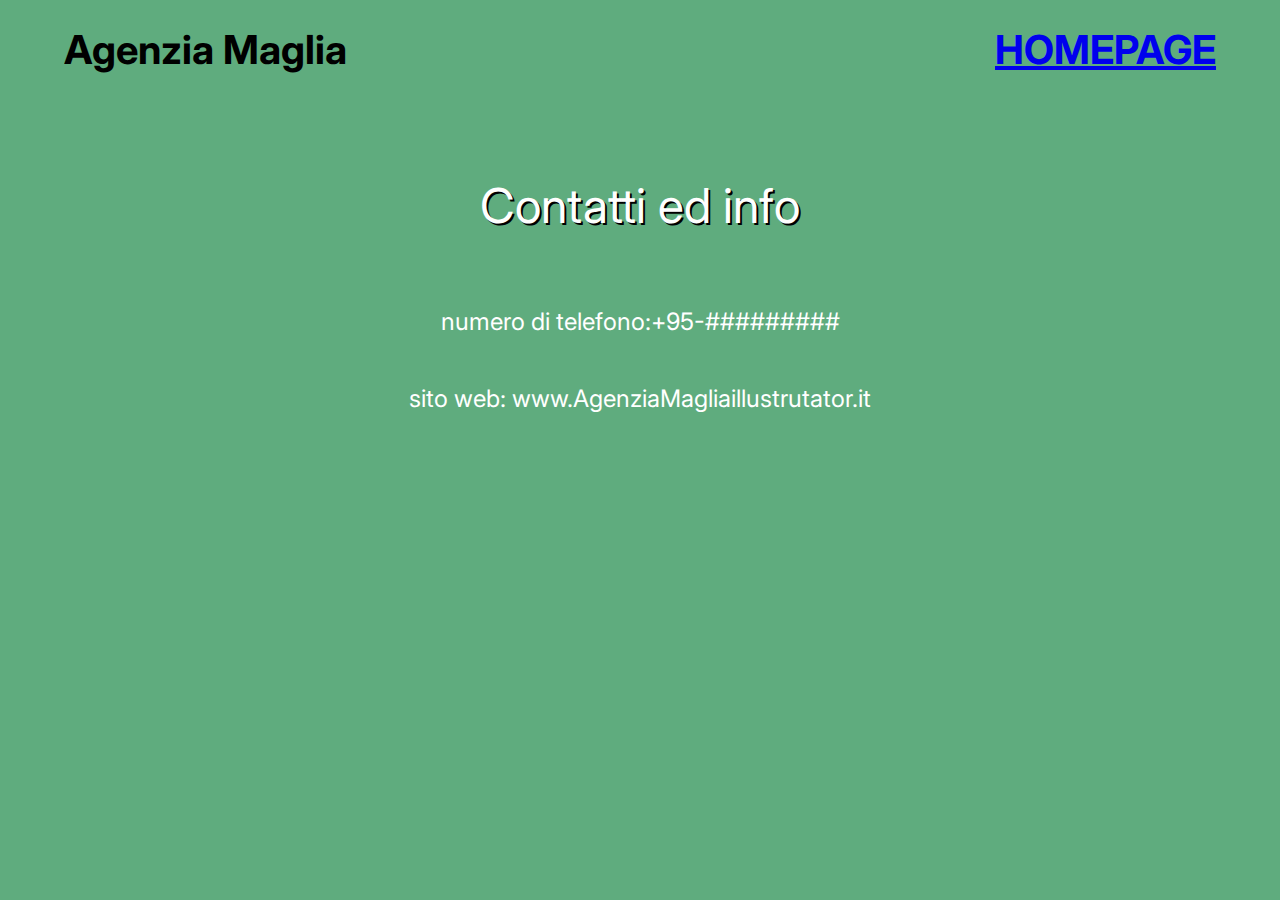
<file: contatti.html>
<!DOCTYPE html>
<html lang="en">
<head>
    <meta charset="UTF-8">
    <meta http-equiv="X-UA-Compatible" content="IE=edge">
    <meta name="viewport" content="width=device-width, initial-scale=1.0">
    <link rel="stylesheet" href="contatti.css">
    <link rel="preconnect" href="https://fonts.googleapis.com">
 <link rel="preconnect" href="https://fonts.gstatic.com" crossorigin>
 <link href="https://fonts.googleapis.com/css2?family=Inter&display=swap" rel="stylesheet">
    <title>Document</title>
</head>
<body>
    <header> <div class="testata">
        <h1>Agenzia Maglia</h1>
        <h1 class="home"> <a href="index.html">HOMEPAGE</a></h1>
    </div> </header>
    <main><p class="intestazione">Contatti ed info</p> 
        <p>numero di telefono:+95-#########
    </p>
    <p>sito web:
        www.AgenziaMagliaillustrutator.it
    </p></main>
    <footer>
        
    </footer>
</body>
</html>
</file>
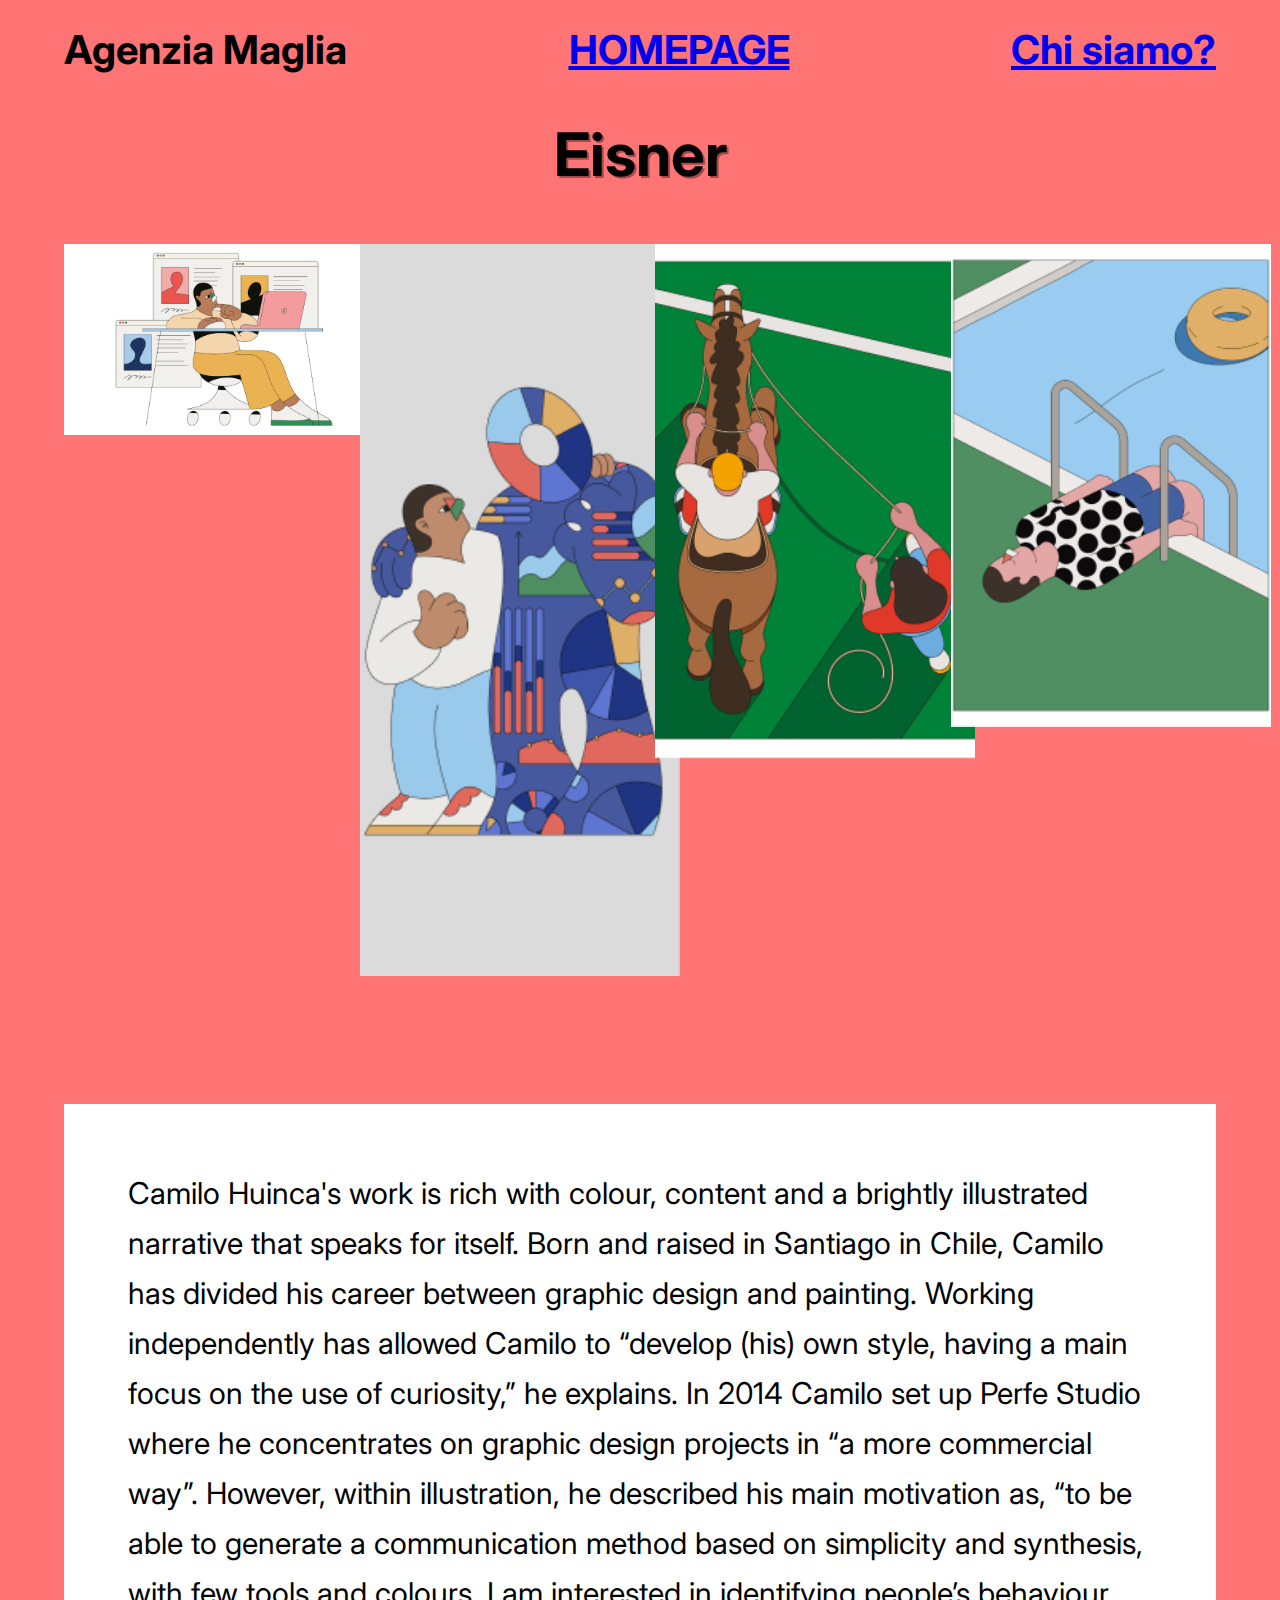
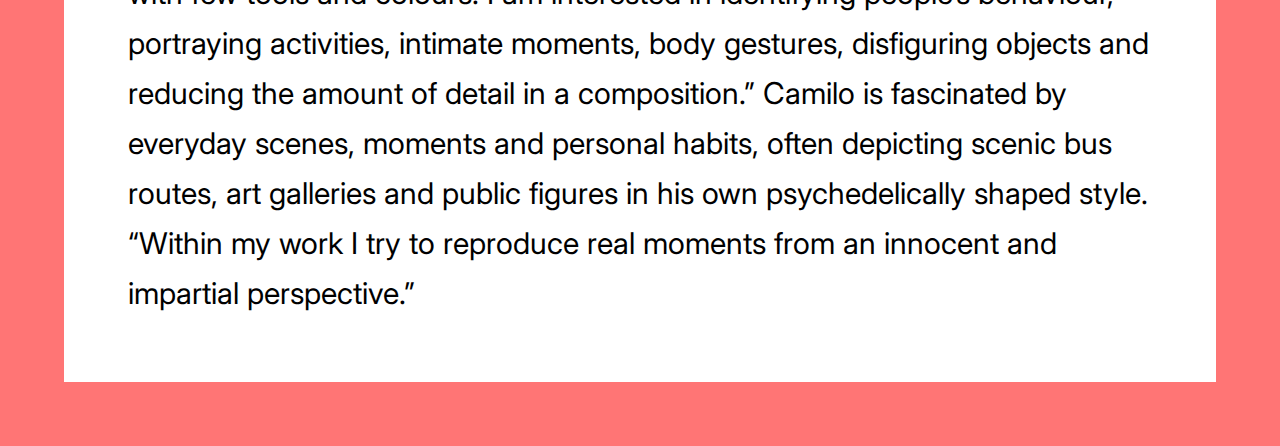
<file: Eisner.html>
<!DOCTYPE html>
<html lang="en">
<head>
    <meta charset="UTF-8">
    <meta http-equiv="X-UA-Compatible" content="IE=edge">
    <meta name="viewport" content="width=device-width, initial-scale=1.0">
    <link rel="stylesheet" href="illustratori.css">
    <link rel="preconnect" href="https://fonts.googleapis.com">
 <link rel="preconnect" href="https://fonts.gstatic.com" crossorigin>
 <link href="https://fonts.googleapis.com/css2?family=Inter&display=swap" rel="stylesheet">
    <title>Document</title>
</head>
<body>
    <header>
        <div class="testata">
        <h1>Agenzia Maglia</h1>
        <h1 class="home"> <a href="index.html" >HOMEPAGE</a></h1>
        <h1 class="contatti"> <a href="contatti.html">Chi siamo?</a> </h1>
    </div>
    </header>
       <a class="nome"> Eisner</a>
    <main><div class="immagini">
    <img src="immaginieisner/AP_Camilo_Huinca_LALL_2_2x.jpg">
    <img src="immaginieisner/AP_Camilo_Huinca_The-Atlantic-03_2x.png">
    <img src="immaginieisner/AP_Camilo_Huinca_THE-NEW-YORKER_2x-scaled.png">
    <img src="immaginieisner/AP_Camilo_Huinca_Tired-Swimmer_2x-scaled.png">
</div>
    <p class="boxtesto">Camilo Huinca's work is rich with colour, content and a brightly illustrated narrative that speaks for itself. Born and raised in Santiago in Chile, Camilo has divided his career between graphic design and painting. Working independently has allowed Camilo to “develop (his) own style, having a main focus on the use of curiosity,” he explains. In 2014 Camilo set up Perfe Studio where he concentrates on graphic design projects in “a more commercial way”. However, within illustration, he described his main motivation as, “to be able to generate a communication method based on simplicity and synthesis, with few tools and colours. I am interested in identifying people’s behaviour, portraying activities, intimate moments, body gestures, disfiguring objects and reducing the amount of detail in a composition.” Camilo is fascinated by everyday scenes, moments and personal habits, often depicting scenic bus routes, art galleries and public figures in his own psychedelically shaped style. “Within my work I try to reproduce real moments from an innocent and impartial perspective.” </p>
</main>
</body>
</html>
</file>
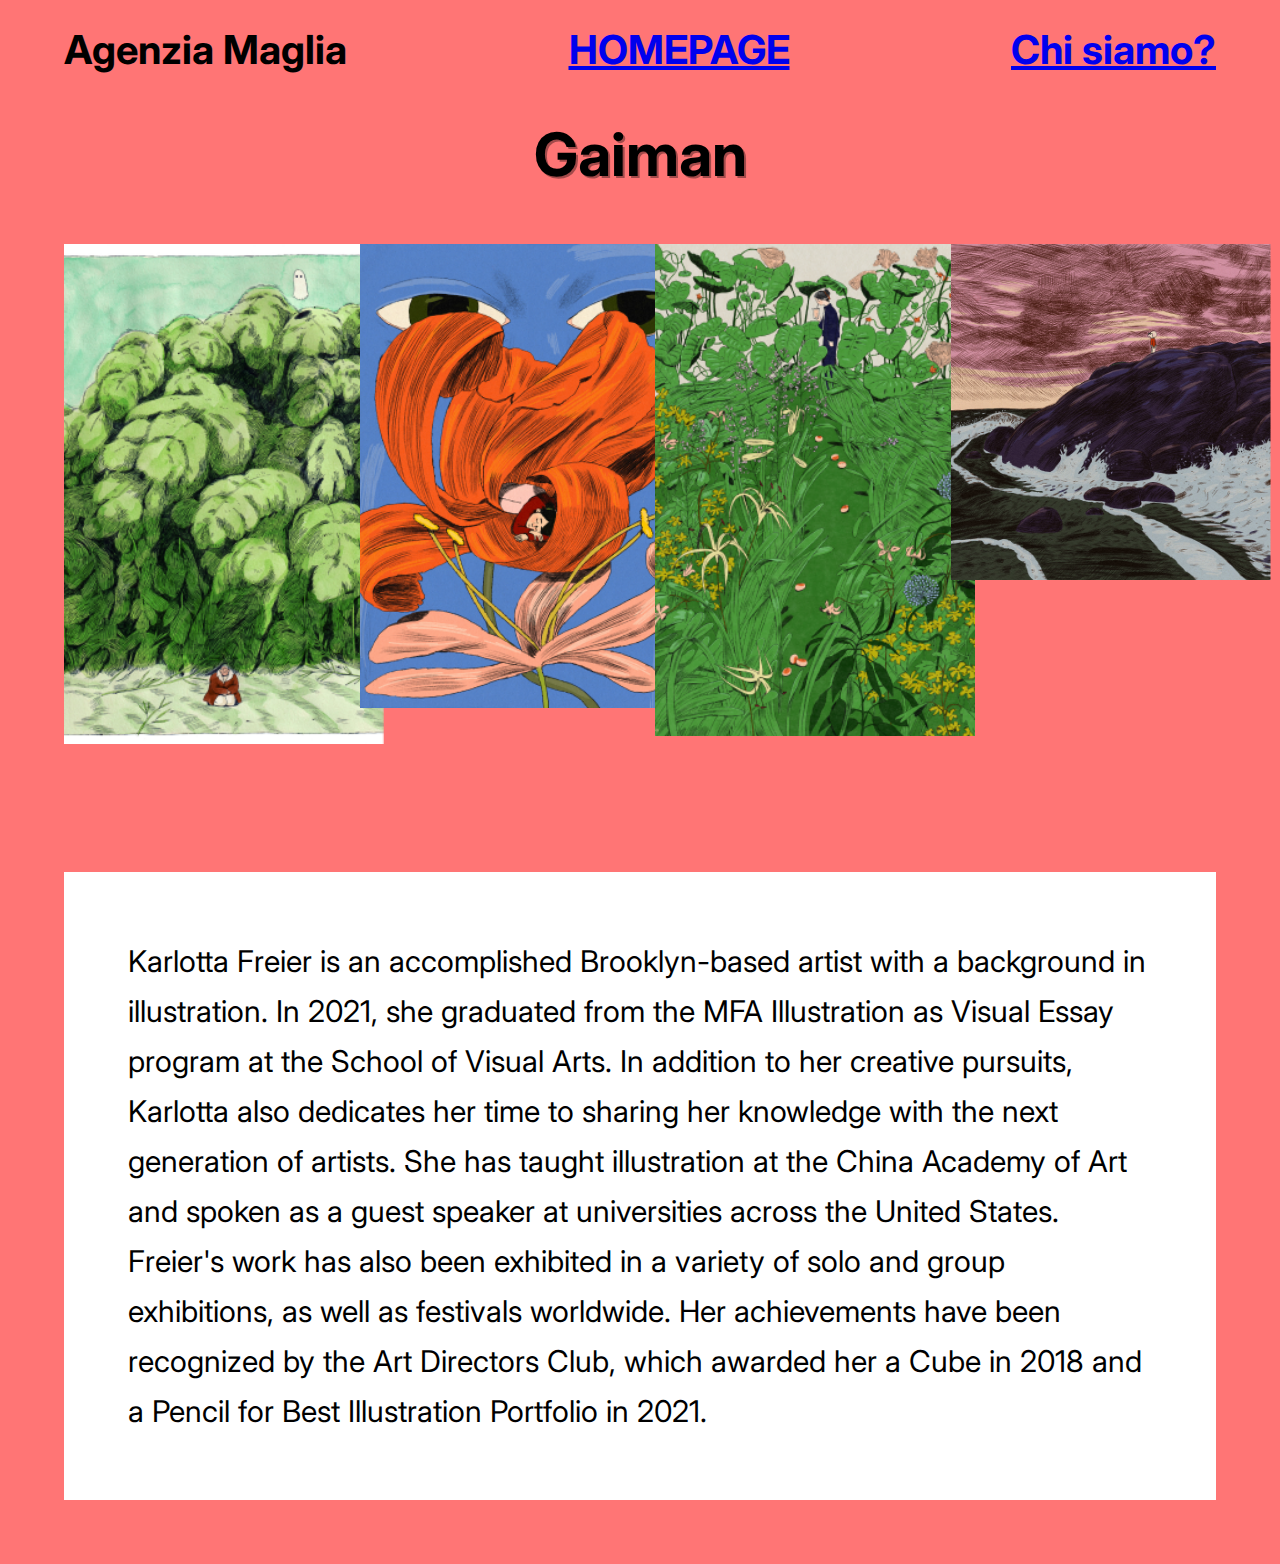
<file: Gaiman.html>
<!DOCTYPE html>
<html lang="en">
<head>
    <meta charset="UTF-8">
    <meta http-equiv="X-UA-Compatible" content="IE=edge">
    <meta name="viewport" content="width=device-width, initial-scale=1.0">
    <link rel="stylesheet" href="illustratori.css">
    <link rel="preconnect" href="https://fonts.googleapis.com">
 <link rel="preconnect" href="https://fonts.gstatic.com" crossorigin>
 <link href="https://fonts.googleapis.com/css2?family=Inter&display=swap" rel="stylesheet">
    <title>Document</title>
</head>
<body>
    <header>
        <div class="testata">
        <h1>Agenzia Maglia</h1>
        <h1 class="nome"><a href="index.html">HOMEPAGE</a> </h1>
        <h1 class="contatti"> <a href="contatti.html">Chi siamo?</a></h1>
    </div> </header>
        <a class="nome"> Gaiman</a>
    <main>
        <div class="immagini">
    <img src="immaginigaiman/AP_Karlotta_Freier_brand-eins_2x-scaled.png">
    <img src="immaginigaiman/AP_Karlotta_Freier_brigitte2_2x.png">
    <img src="immaginigaiman/AP_Karlotta_Freier_debutea2_2x-scaled.png">
    <img src="immaginigaiman/AP_Karlotta_Freier_dogtown_2x.png">
</div>
    <p class="boxtesto"> Karlotta Freier is an accomplished Brooklyn-based artist with a background in illustration. In 2021, she graduated from the MFA Illustration as Visual Essay program at the School of Visual Arts. In addition to her creative pursuits, Karlotta also dedicates her time to sharing her knowledge with the next generation of artists. She has taught illustration at the China Academy of Art and spoken as a guest speaker at universities across the United States. Freier's work has also been exhibited in a variety of solo and group exhibitions, as well as festivals worldwide. Her achievements have been recognized by the Art Directors Club, which awarded her a Cube in 2018 and a Pencil for Best Illustration Portfolio in 2021.</p>
</main>
</body>
</html>
</file>
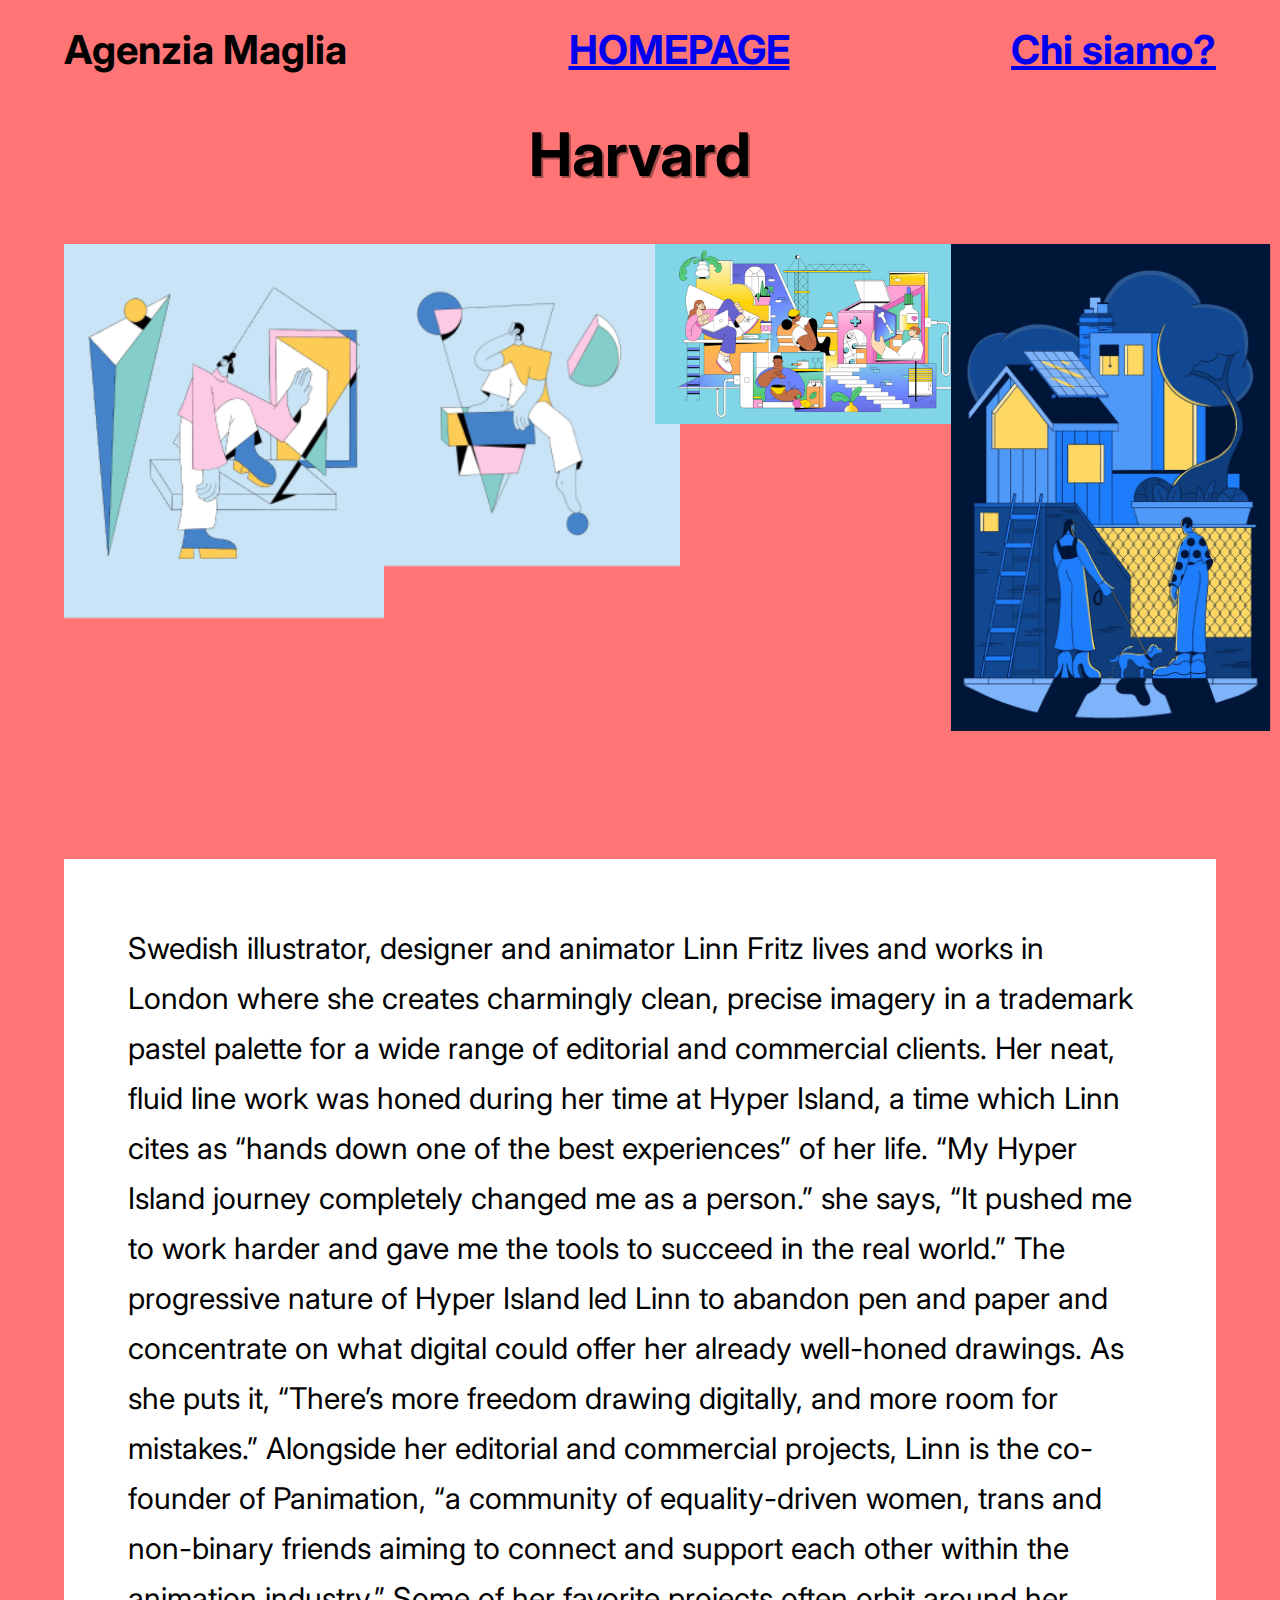
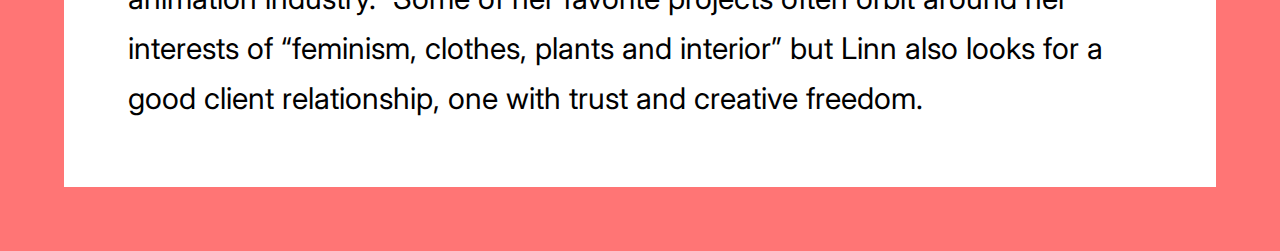
<file: Harvard.html>
<!DOCTYPE html>
<html lang="en">
<head>
    <meta charset="UTF-8">
    <meta http-equiv="X-UA-Compatible" content="IE=edge">
    <meta name="viewport" content="width=device-width, initial-scale=1.0">
    <link rel="stylesheet" href="illustratori.css">
    <link rel="preconnect" href="https://fonts.googleapis.com">
 <link rel="preconnect" href="https://fonts.gstatic.com" crossorigin>
 <link href="https://fonts.googleapis.com/css2?family=Inter&display=swap" rel="stylesheet">
    <title>Document</title>
</head>
<body>
    <header> <div class="testata">
        <h1>Agenzia Maglia</h1>
        <h1 class="home"><a href="index.html">HOMEPAGE</a> </h1>
        <h1 class="contatti"> <a href="contatti.html">Chi siamo?</a></h1>
    </div> </header>
        <a class="nome"> Harvard</a> <main>
        <div class="immagini">
    <img src="immaginiharvard/AP_Linn_Fritz_Blue01_2x.png">
    <img src="immaginiharvard/AP_Linn_Fritz_Blue03_2x.png">
    <img src="immaginiharvard/AP_Linn_Fritz_MadeToFlourish_2x.png">
    <img src="immaginiharvard/AP_Linn_Fritz_Feeling-Blue_2x.png">
</div>
    <p class="boxtesto">Swedish illustrator, designer and animator Linn Fritz lives and works in London where she creates charmingly clean, precise imagery in a trademark pastel palette for a wide range of editorial and commercial clients. Her neat, fluid line work was honed during her time at Hyper Island, a time which Linn cites as “hands down one of the best experiences” of her life. “My Hyper Island journey completely changed me as a person.” she says, “It pushed me to work harder and gave me the tools to succeed in the real world.” The progressive nature of Hyper Island led Linn to abandon pen and paper and concentrate on what digital could offer her already well-honed drawings. As she puts it, “There’s more freedom drawing digitally, and more room for mistakes.” Alongside her editorial and commercial projects, Linn is the co-founder of Panimation, “a community of equality-driven women, trans and non-binary friends aiming to connect and support each other within the animation industry.” Some of her favorite projects often orbit around her interests of “feminism, clothes, plants and interior” but Linn also looks for a good client relationship, one with trust and creative freedom.</p>
</main>
</body>
</html>
</file>
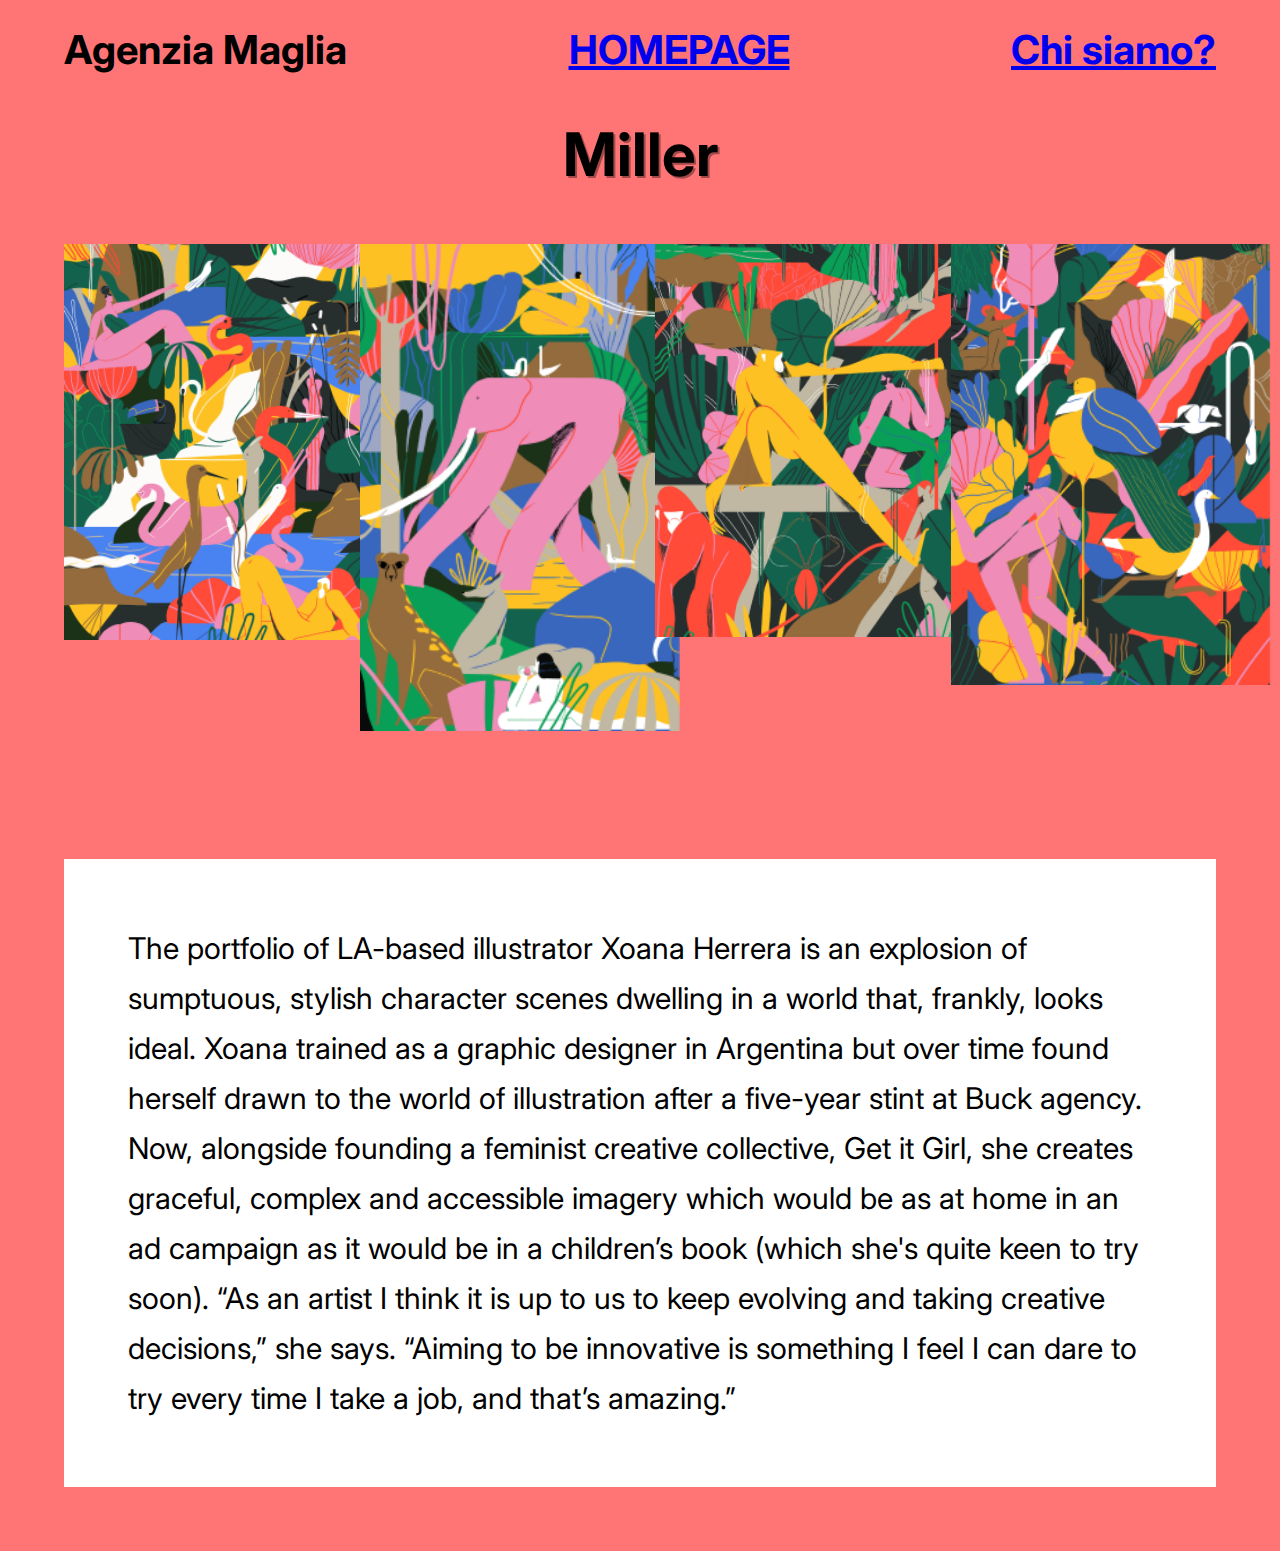
<file: Miller.html>
<!DOCTYPE html>
<html lang="en">
<head>
    <meta charset="UTF-8">
    <meta http-equiv="X-UA-Compatible" content="IE=edge">
    <meta name="viewport" content="width=device-width, initial-scale=1.0">
    <link rel="stylesheet" href="illustratori.css">
    <link rel="preconnect" href="https://fonts.googleapis.com">
 <link rel="preconnect" href="https://fonts.gstatic.com" crossorigin>
 <link href="https://fonts.googleapis.com/css2?family=Inter&display=swap" rel="stylesheet">
    <title>Document</title>
</head>
<body>
    <header> <div class="testata">
        <h1>Agenzia Maglia</h1>
        <h1 class="home"><a href="index.html">HOMEPAGE</a> </h1>
        <h1 class="contatti"> <a href="contatti.html">Chi siamo?</a></h1>
    </div> </header>
    <a class="nome"> Miller</a> <main>
    <div class="immagini">
    <img src="immaginimiller/AP_Xoana_Herrera_Aves_2x-scaled.png">
    <img src="immaginimiller/AP_Xoana_Herrera_Elefante_2x-1-scaled.png">
    <img src="immaginimiller/AP_Xoana_Herrera_Mono_2x-scaled.png">
    <img src="immaginimiller/AP_Xoana_Herrera_Pajaro_2x-scaled.png">
    </div>
    <p class="boxtesto">The portfolio of LA-based illustrator Xoana Herrera is an explosion of sumptuous, stylish character scenes dwelling in a world that, frankly, looks ideal. Xoana trained as a graphic designer in Argentina but over time found herself drawn to the world of illustration after a five-year stint at Buck agency. Now, alongside founding a feminist creative collective, Get it Girl, she creates graceful, complex and accessible imagery which would be as at home in an ad campaign as it would be in a children’s book (which she's quite keen to try soon). “As an artist I think it is up to us to keep evolving and taking creative decisions,” she says. “Aiming to be innovative is something I feel I can dare to try every time I take a job, and that’s amazing.” </p>
</main>
</body>
</html>
</file>
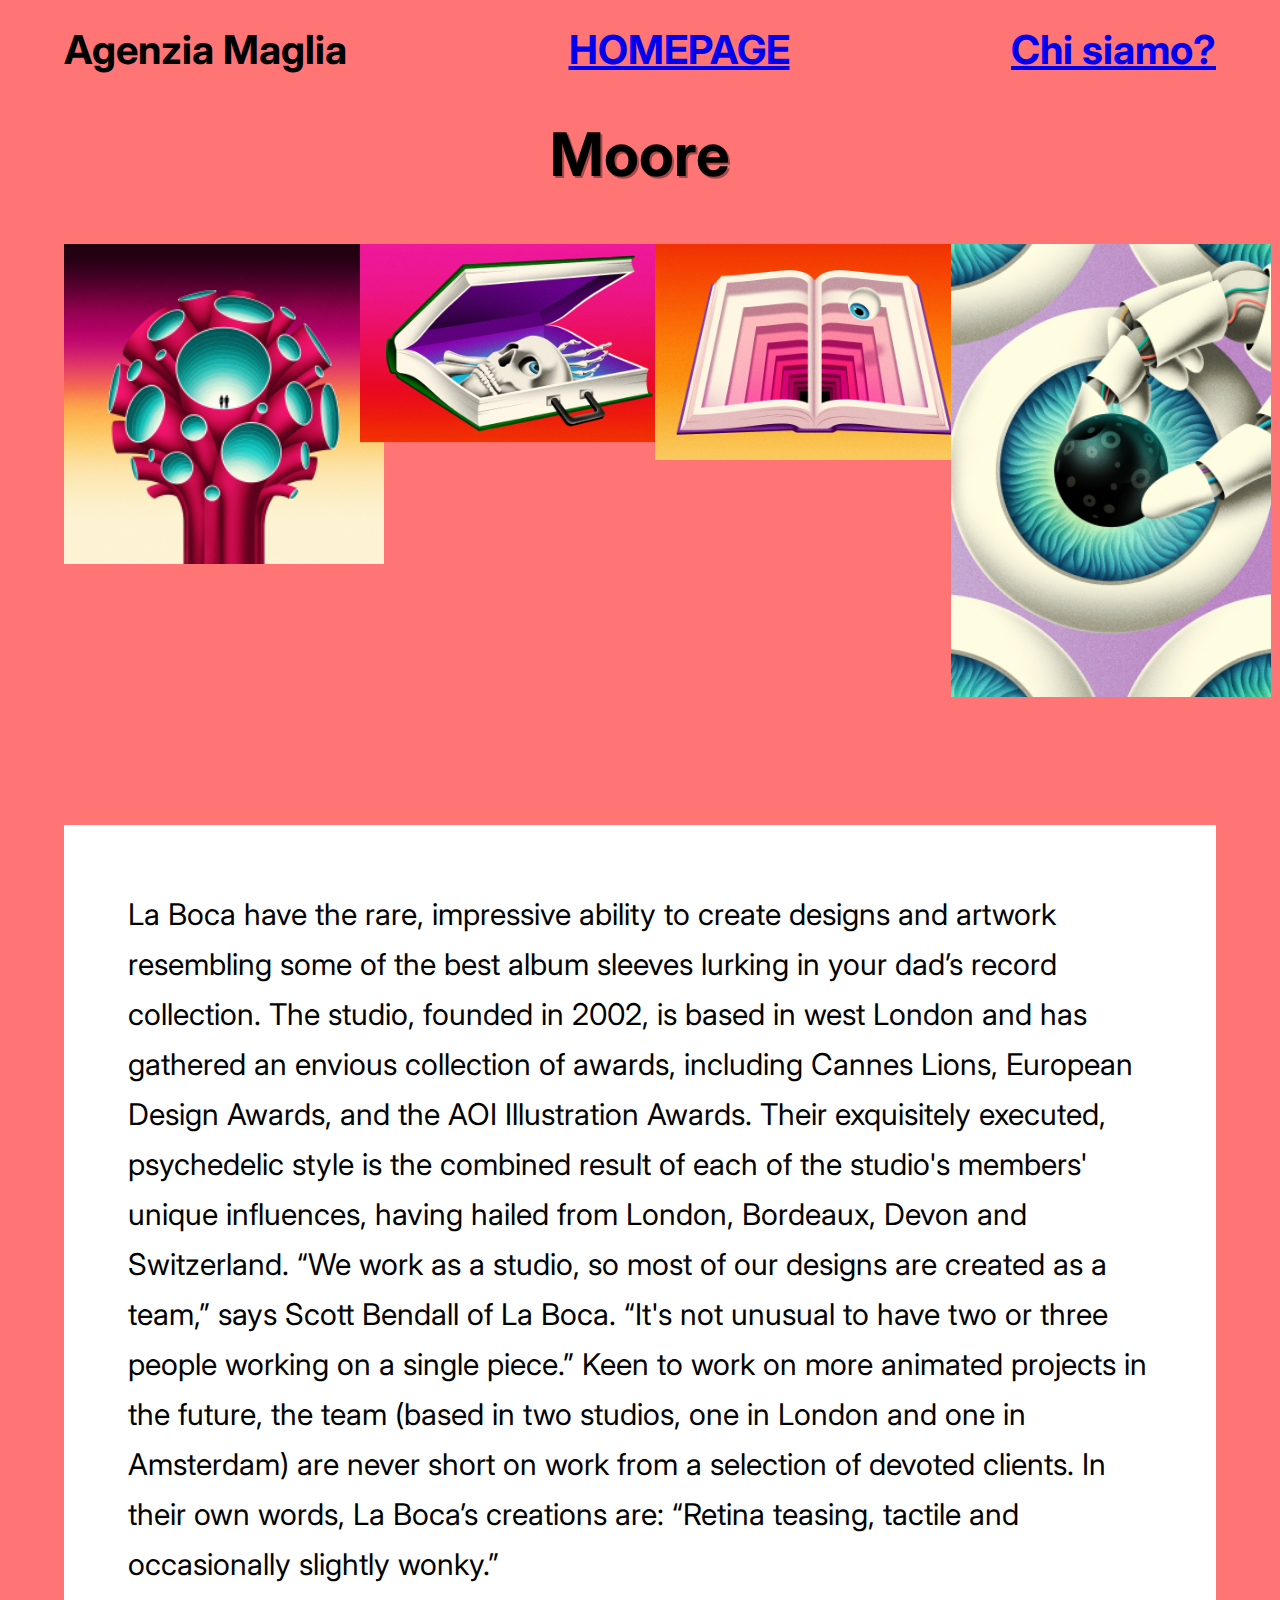
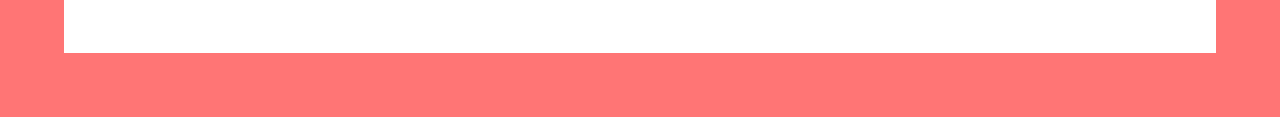
<file: Moore.html>
<!DOCTYPE html>
<html lang="en">
<head>
    <meta charset="UTF-8">
    <meta http-equiv="X-UA-Compatible" content="IE=edge">
    <meta name="viewport" content="width=device-width, initial-scale=1.0">
    <link rel="stylesheet" href="illustratori.css">
    <link rel="preconnect" href="https://fonts.googleapis.com">
 <link rel="preconnect" href="https://fonts.gstatic.com" crossorigin>
 <link href="https://fonts.googleapis.com/css2?family=Inter&display=swap" rel="stylesheet">
    <title>Document</title>
</head>
<body>
    <header> <div class="testata">
        <h1>Agenzia Maglia</h1>
        <h1 class="home"><a href="index.html">HOMEPAGE</a> </h1>
        <h1 class="contatti"> <a href="contatti.html">Chi siamo?</a></h1>
    </div>  </header>
    <a class="nome"> Moore</a> <main>
    <div class="immagini">
    <img src="immaginimoore/AP_La_Boca_DNA_main_2x.png">
    <img src="immaginimoore/AP_La_Boca_NYT_CRIME_2x.png">
    <img src="immaginimoore/AP_La_Boca_NYT_THRILLER_2x.png">
    <img src="immaginimoore/AP_La_Boca_STLYIST_B_2x.png">
    </div>
    <p class="boxtesto">La Boca have the rare, impressive ability to create designs and artwork resembling some of the best album sleeves lurking in your dad’s record collection. The studio, founded in 2002, is based in west London and has gathered an envious collection of awards, including Cannes Lions, European Design Awards, and the AOI Illustration Awards. Their exquisitely executed, psychedelic style is the combined result of each of the studio's members' unique influences, having hailed from London, Bordeaux, Devon and Switzerland. “We work as a studio, so most of our designs are created as a team,” says Scott Bendall of La Boca. “It's not unusual to have two or three people working on a single piece.” Keen to work on more animated projects in the future, the team (based in two studios, one in London and one in Amsterdam) are never short on work from a selection of devoted clients. In their own words, La Boca’s creations are: “Retina teasing, tactile and occasionally slightly wonky.”
    </p>
</main>
</body>
</html>
</file>
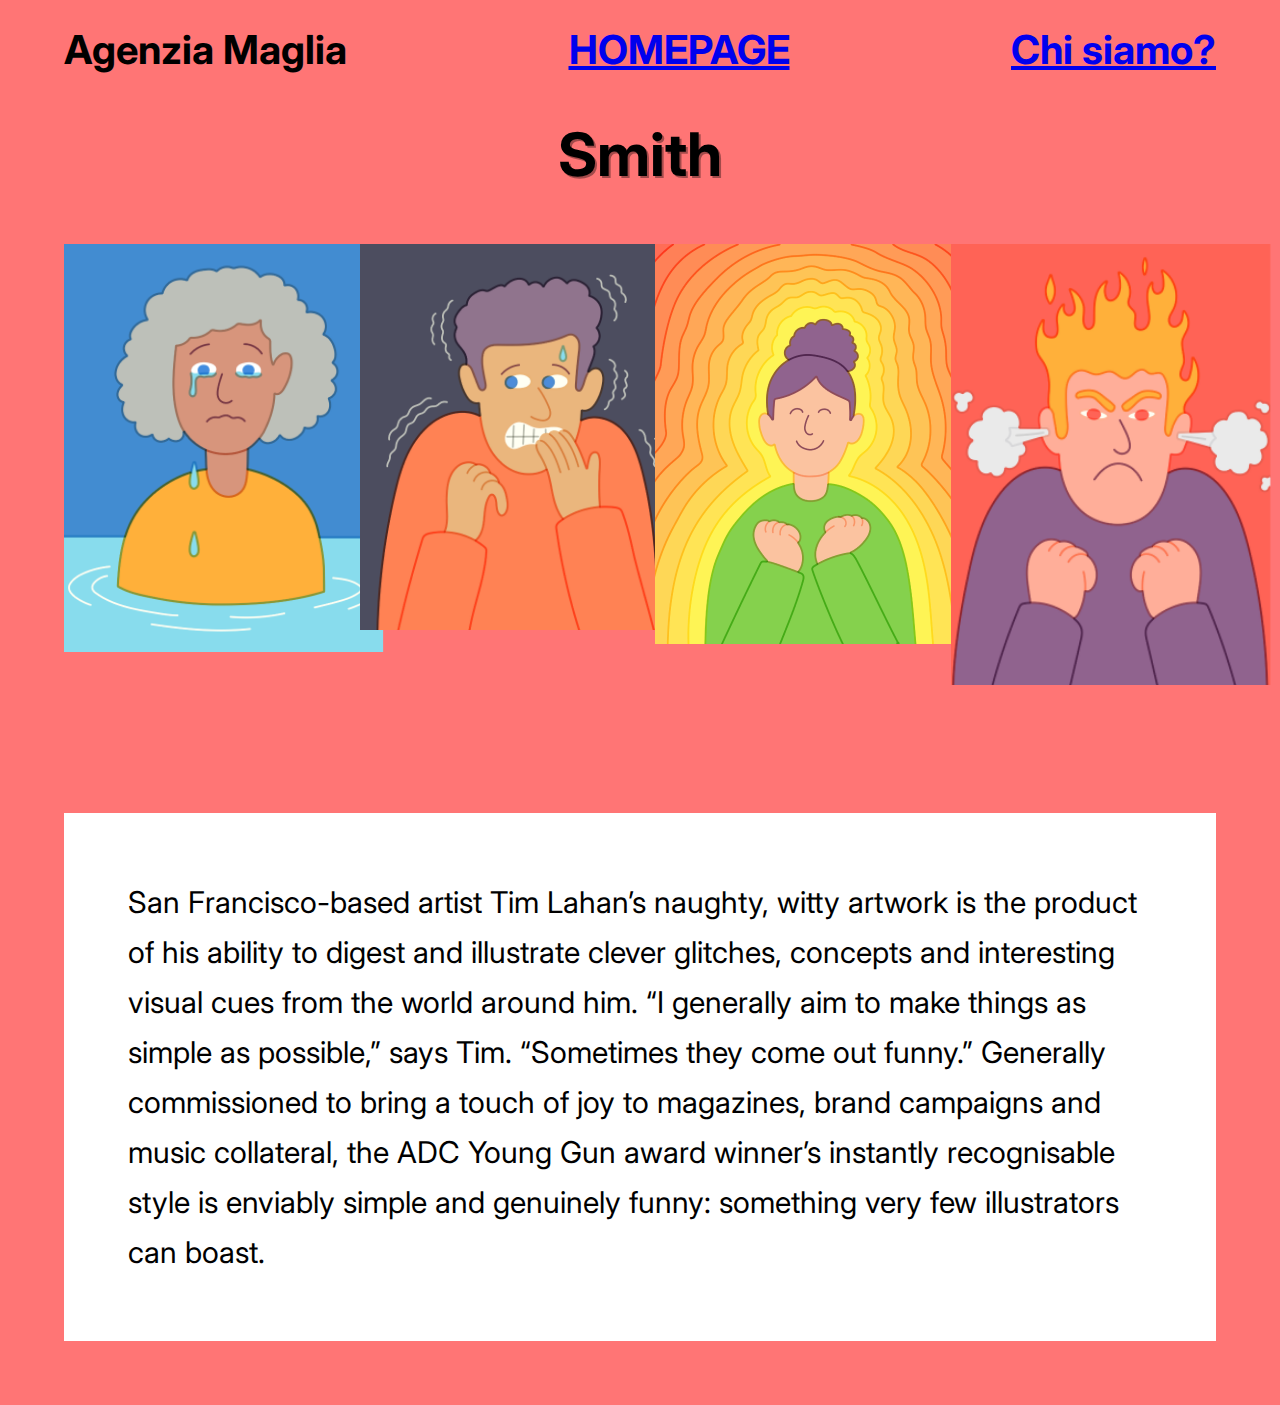
<file: Smith.html>
<!DOCTYPE html>
<html lang="en">
<head>
    <meta charset="UTF-8">
    <meta http-equiv="X-UA-Compatible" content="IE=edge">
    <meta name="viewport" content="width=device-width, initial-scale=1.0">
    <link rel="stylesheet" href="illustratori.css">
    <link rel="preconnect" href="https://fonts.googleapis.com">
 <link rel="preconnect" href="https://fonts.gstatic.com" crossorigin>
 <link href="https://fonts.googleapis.com/css2?family=Inter&display=swap" rel="stylesheet">
    <title>Document</title>
</head>
<body>
    <header> <div class="testata">
        <h1>Agenzia Maglia</h1>
        <h1 class="home"><a href="index.html">HOMEPAGE</a> </h1>
        <h1 class="contatti"> <a href="contatti.html">Chi siamo?</a></h1>
    </div></header>
    <a class="nome"> Smith</a> <main>
    <div class="immagini">
    <img src="immaginismith/AP_Tim_Lahan_emotions_1_2x.png">
    <img src="immaginismith/AP_Tim_Lahan_emotions_2_2x.png">
    <img src="immaginismith/AP_Tim_Lahan_emotions_3_2x.png">
    <img src="immaginismith/AP_Tim_Lahan_emotions_4_2x.png">
    </div> 
    <p class="boxtesto">San Francisco-based artist Tim Lahan’s naughty, witty artwork is the product of his ability to digest and illustrate clever glitches, concepts and interesting visual cues from the world around him. “I generally aim to make things as simple as possible,” says Tim. “Sometimes they come out funny.” Generally commissioned to bring a touch of joy to magazines, brand campaigns and music collateral, the ADC Young Gun award winner’s instantly recognisable style is enviably simple and genuinely funny: something very few illustrators can boast. </p>
</main>
</body>
</html>
</file>
<file: contatti.css>
body {
    background-color: #5FAC7E;
    font-family: 'Inter', sans-serif;
    margin:0;
    font-size:150%;

}
header {
    font-weight: bold;
   height:100px;
   position: fixed;
   width: 100%;
   z-index: 1;
   color:black;
   text-decoration: none;
}
h1 {
    font-family:'Inter', sans-serif ;
    font-style: normal;
    font-weight: bold;
    font-size: 40px;
    line-height: 52px;
    align-items: center;
    text-align: center;
    color: black;
    padding-left: 5%;
    padding-right: 5%;
    text-decoration: none;
}
h1.home {
    text-decoration: none;
    color: black;
}
h1.home a:hover {
    text-decoration: underline;
    color: blueviolet;
}
div.testata {
background-color: #5FAC7E;
position: fixed;
display: flex;
align-items: center;
justify-content: space-between;
left: 0%;
right: 0%;
top: 0%;
bottom:0%;
height: 100px;
z-index: 1;
}
main {
    color:white;
    text-align: center;
    display: grid;
    padding: 0;
    padding-top: 10%;
    margin: 0;
    justify-content: space-around(50%);
}
p.intestazione {
    text-shadow: black 2px 2px;
    font-size: 200%;

}
footer {
    color:white;
   width: 100%;
text-align:center;
bottom: 0px;
position: fixed;
justify-content: space-between;
padding-top:35%;
}
</file>
<file: illustratori.css>
body {
    background-color: #FF7575;
    font-family: 'Inter', sans-serif;
    margin:0;
    

}
main div.immagini img {
    object-fit: cover;
    width: 320px;
    height: auto;
}
main div.immagini {
    padding: 0px 20px 20px 20px;
    display: grid;
    grid-template-columns: repeat(auto-fit, minmax(200px, 1fr));
    gap: 30px;
    padding: 5%;
}

header {
    font-weight: bold;
height:100px;
position: fixed;
width: 100%;
z-index: 1;
color: black;
text-decoration: none;
}
h1{
    font-family:'Inter', sans-serif ;
    font-style: normal;
    font-weight: 700;
    font-size: 40px;
    line-height: 52px;
    align-items: center;
    text-align: center;
    color: black;
    padding-left: 5%;
    padding-right: 5%;
    text-decoration: none;
}
h1.home {
    text-decoration: none;
    color: black;
}
h1.contatti {
    text-decoration: none;
    color: black;
}
h1.home a:hover {
    text-decoration: underline;
    color: blueviolet;
}
h1.contatti a:hover {
    text-decoration: underline;
    color: blueviolet;
}
div.testata  {
    background-color: #FF7575;
    position: fixed;
    display: flex;
    align-items: center;
    justify-content: space-between;
    left: 0%;
    right: 0%;
    top: 0%;
    bottom:0%;
    height: 100px;
    z-index: 1;
}
a.nome {
    color: black;
    text-align: center;
    display: grid;
    padding: 0px;
    margin:0px;
    justify-content: space-around(50%);
    padding-top: 10%;
    text-shadow: rgba(0, 0, 0, 0.363) 2px 2px;
    font-family:'Inter', sans-serif ;
    font-style: normal;
    font-weight: 700;
    font-size:60px;
    line-height: 52px;
}

p.boxtesto {
    font-family: 'Inter', sans-serif;
    background-color: white;
    padding: 5%;
    margin: 5%;
font-size: 30px;
color: black;
line-height: 50px;

}
</file>
